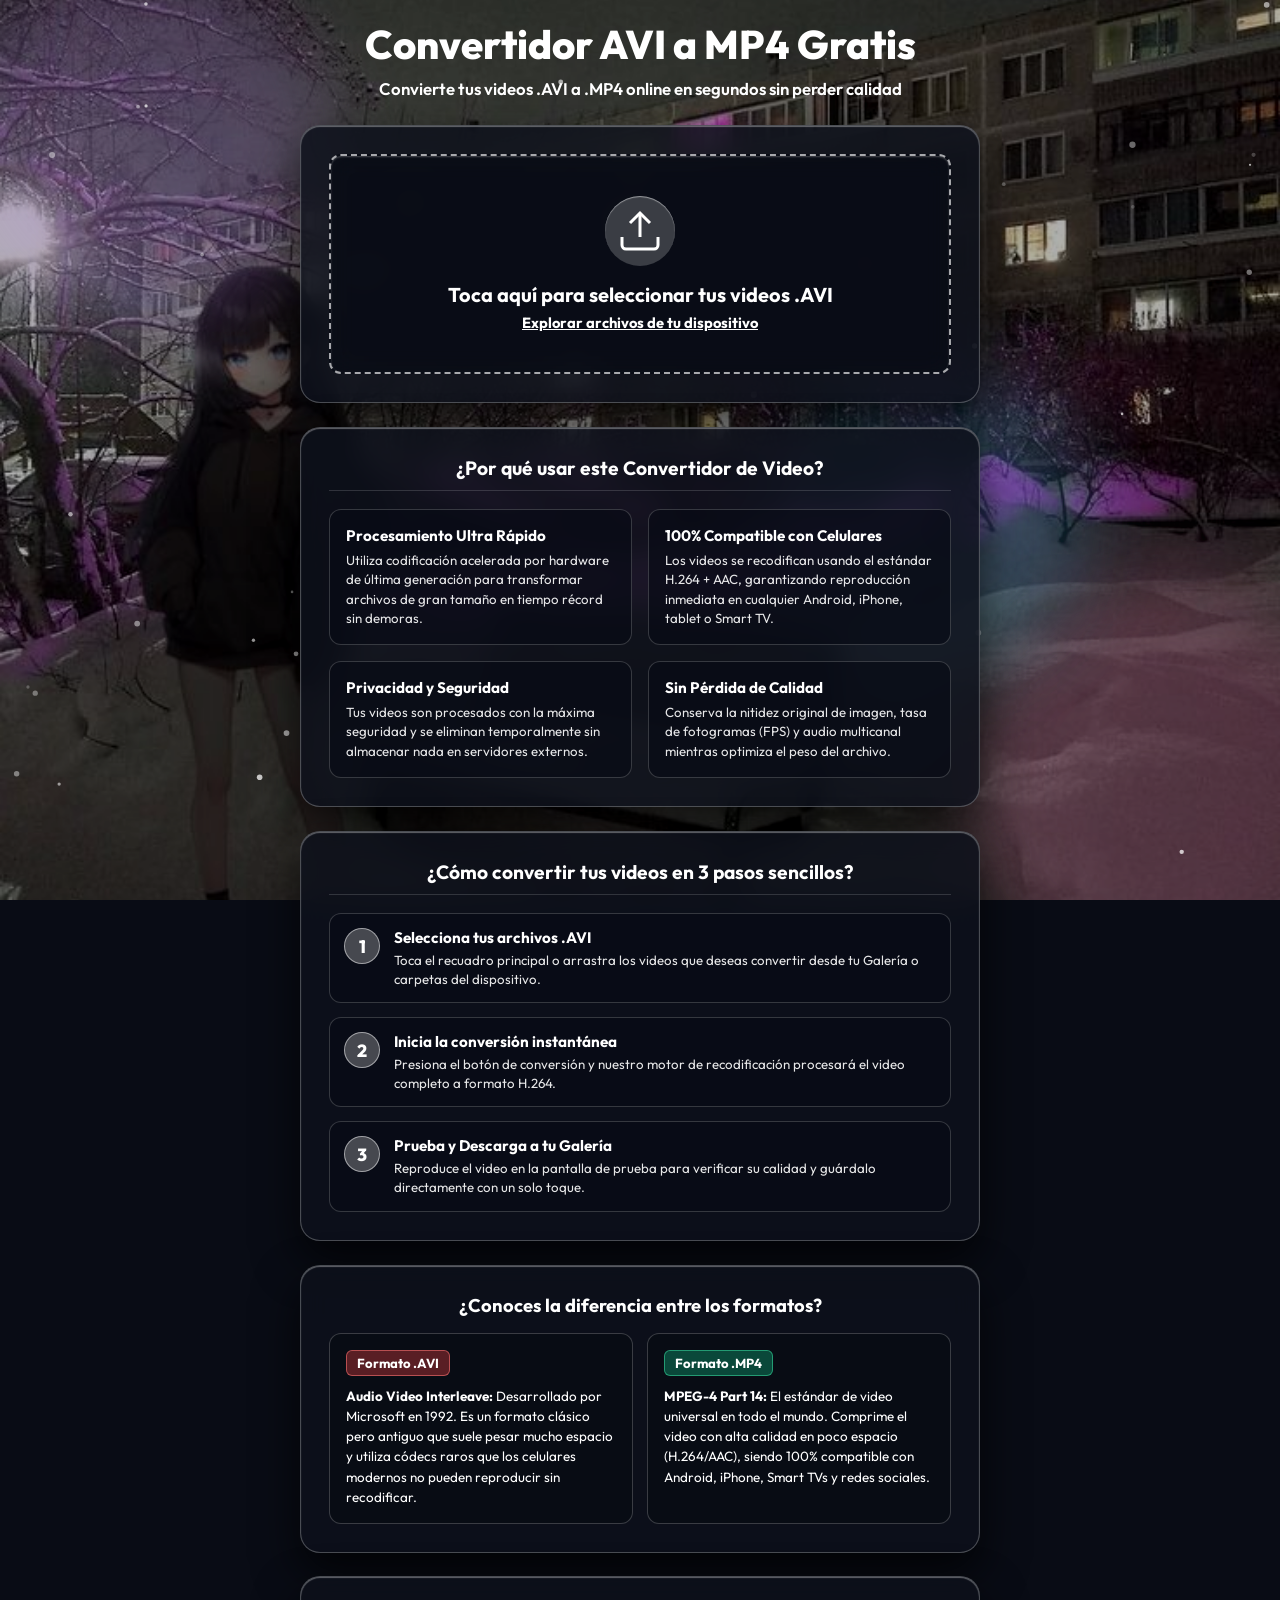
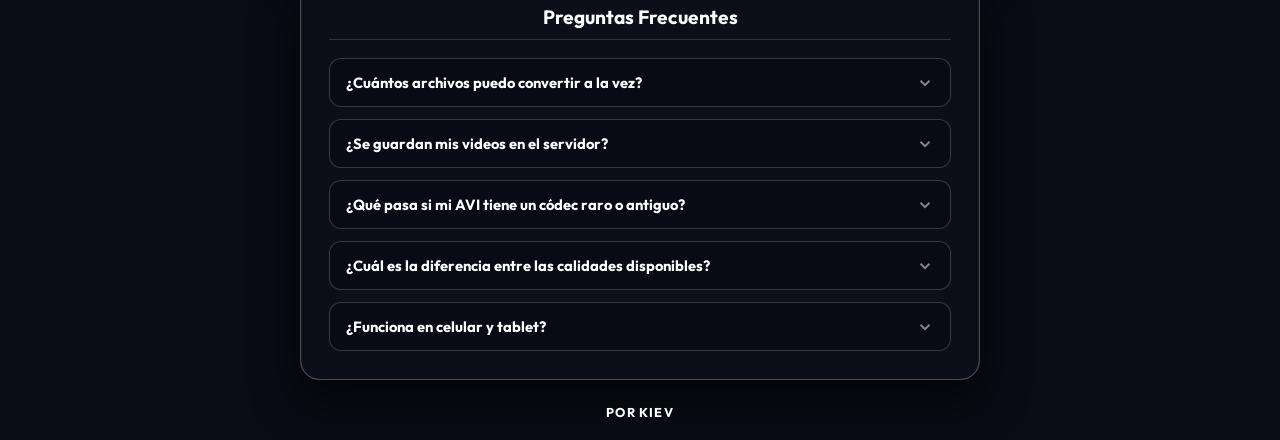
<file: index.html>
<!DOCTYPE html>
<html lang="es">
<head>
    <meta charset="UTF-8">
    <meta name="viewport" content="width=device-width, initial-scale=1.0, maximum-scale=1.0, user-scalable=no">
    
    <!-- Favicon -->
    <link rel="icon" type="image/png" href="favicon.png">
    <link rel="apple-touch-icon" href="favicon.png">
    
    <!-- Primary SEO Meta Tags -->
    <title>Convertidor AVI a MP4 Gratis Online - Convertir Videos Rápido</title>
    <meta name="title" content="Convertidor AVI a MP4 Gratis Online - Convertir Videos Rápido">
    <meta name="description" content="Convierte videos AVI a MP4 gratis online sin perder calidad. Compatible con celulares Android, iPhone y PC. Proceso ultra rápido y 100% seguro.">
    <meta name="keywords" content="convertidor avi a mp4, convertir avi a mp4, avi a mp4 online, convertidor de video avi a mp4 gratis, pasar de avi a mp4, avi to mp4 converter, convertir avi a mp4 para celular, cambiar formato avi a mp4">
    <meta name="robots" content="index, follow, max-snippet:-1, max-image-preview:large, max-video-preview:-1">
    <meta name="language" content="Spanish">
    <meta name="author" content="Por Kiev">
    <meta name="google-site-verification" content="4MCkP744iXAc0v_ZgKXgR6Ib6FkaEMWHjQZT0lNbsk4" />
    <link rel="canonical" href="https://convertidor-kiev.onrender.com/">

    <!-- Open Graph / Facebook / WhatsApp -->
    <meta property="og:type" content="website">
    <meta property="og:url" content="https://convertidor-kiev.onrender.com/">
    <meta property="og:title" content="Convertidor AVI a MP4 Gratis Online - Rápido y para Celular">
    <meta property="og:description" content="Convierte tus videos .AVI a .MP4 en segundos sin perder calidad. Compatible con Android, iPhone, Smart TV y PC. 100% gratis y seguro.">
    <meta property="og:site_name" content="Convertidor AVI a MP4">
    <meta property="og:locale" content="es_ES">

    <!-- Twitter Card -->
    <meta name="twitter:card" content="summary_large_image">
    <meta name="twitter:title" content="Convertidor AVI a MP4 Gratis Online">
    <meta name="twitter:description" content="Transforma videos .AVI a .MP4 (H.264/AAC) instantáneamente desde tu navegador web.">

    <!-- Schema.org JSON-LD Structured Data for Google Rich Snippets -->
    <script type="application/ld+json">
    {
      "@context": "https://schema.org",
      "@type": "WebApplication",
      "name": "Convertidor AVI a MP4",
      "alternateName": "Convertidor de Video AVI a MP4 Online",
      "url": "https://convertidor-kiev.onrender.com/",
      "applicationCategory": "MultimediaApplication",
      "operatingSystem": "All",
      "offers": {
        "@type": "Offer",
        "price": "0",
        "priceCurrency": "USD"
      },
      "description": "Herramienta online gratuita para convertir archivos de video AVI a formato MP4 con códec H.264 y audio AAC optimizado para celulares y navegadores."
    }
    </script>

    <script type="application/ld+json">
    {
      "@context": "https://schema.org",
      "@type": "FAQPage",
      "mainEntity": [
        {
          "@type": "Question",
          "name": "¿Cómo convertir de AVI a MP4 gratis online?",
          "acceptedAnswer": {
            "@type": "Answer",
            "text": "Simplemente selecciona tu archivo .AVI en el sitio web, elige la calidad deseada y presiona Iniciar Conversión. Descarga tu video en formato .MP4 en segundos."
          }
        },
        {
          "@type": "Question",
          "name": "¿Se pueden convertir videos AVI a MP4 desde el celular?",
          "acceptedAnswer": {
            "@type": "Answer",
            "text": "Sí, el sitio es 100% compatible con celulares Android, iPhone y tablets. El video recodificado se guarda directamente en la galería de tu teléfono."
          }
        },
        {
          "@type": "Question",
          "name": "¿Hay pérdida de calidad al pasar de AVI a MP4?",
          "acceptedAnswer": {
            "@type": "Answer",
            "text": "No. El convertidor utiliza codificación H.264 de alta calidad manteniendo la nitidez, resolución y audio original reduciendo el tamaño del archivo."
          }
        }
      ]
    }
    </script>

    <!-- Google Fonts -->
    <link rel="preconnect" href="https://fonts.googleapis.com">
    <link rel="preconnect" href="https://fonts.gstatic.com" crossorigin>
    <link href="https://fonts.googleapis.com/css2?family=Outfit:wght@300;400;500;600;700&display=swap" rel="stylesheet">
    <link rel="stylesheet" href="styles.css?v=2">
</head>
<body class="theme-animesnow" id="appBody">
    <div class="custom-bg-layer active" id="customBgLayer" style="background-image: url('bg-anime-snow.jpg');"></div>
    <canvas id="snowCanvas" class="snow-canvas"></canvas>
    
    <div class="background-decorations" id="bgDecorations">
        <div class="blob blob-1"></div>
        <div class="blob blob-2"></div>
        <div class="blob blob-3"></div>
    </div>

    <main class="container">
        <header class="app-header animated-fade-in">
            <h1>Convertidor <span class="gradient-text glow-text">AVI a MP4 Gratis</span></h1>
            <p class="subtitle">Convierte tus videos .AVI a .MP4 online en segundos sin perder calidad</p>
        </header>

        <!-- Upload Card -->
        <section class="card upload-card animated-card" id="uploadCard">
            <div class="drop-zone" id="dropZone">
                <input type="file" id="fileInput" accept=".avi,video/x-msvideo,video/*" multiple class="file-input">
                <div class="drop-icon-wrapper float-bounce">
                    <svg class="upload-icon" width="48" height="48" viewBox="0 0 24 24" fill="none" stroke="currentColor" stroke-width="1.5">
                        <path d="M21 15v4a2 2 0 0 1-2 2H5a2 2 0 0 1-2-2v-4"></path>
                        <polyline points="17 8 12 3 7 8"></polyline>
                        <line x1="12" y1="3" x2="12" y2="15"></line>
                    </svg>
                </div>
                <h3>Toca aquí para seleccionar tus videos .AVI</h3>
                <p><span class="browse-btn">Explorar archivos de tu dispositivo</span></p>
            </div>
        </section>

        <!-- Batch Files Queue Card -->
        <section class="card batch-card animated-card hidden" id="batchCard">
            <div class="batch-header">
                <div>
                    <h3>Videos seleccionados (<span id="fileCountBadge">0</span>)</h3>
                    <p class="file-size" id="totalSizeText">Tamaño: 0 MB</p>
                </div>
                <button class="btn-secondary-sm" id="clearAllBtn">Borrar Todo</button>
            </div>

            <div class="file-queue-list" id="fileQueueList"></div>

            <div class="batch-actions">
                <button class="btn btn-primary ripple-btn" id="startBatchBtn">
                    <svg width="20" height="20" viewBox="0 0 24 24" fill="none" stroke="currentColor" stroke-width="2">
                        <polygon points="5 3 19 12 5 21 5 3"></polygon>
                    </svg>
                    <span>Convertir a MP4 Ahora</span>
                </button>
            </div>
        </section>

        <!-- Options Card -->
        <section class="card options-card animated-card hidden" id="optionsCard">
            <h3 class="options-heading">
                <svg width="20" height="20" viewBox="0 0 24 24" fill="none" stroke="currentColor" stroke-width="2">
                    <line x1="4" y1="21" x2="4" y2="14"></line><line x1="4" y1="10" x2="4" y2="3"></line>
                    <line x1="12" y1="21" x2="12" y2="12"></line><line x1="12" y1="8" x2="12" y2="3"></line>
                    <line x1="20" y1="21" x2="20" y2="16"></line><line x1="20" y1="12" x2="20" y2="3"></line>
                    <line x1="1" y1="14" x2="7" y2="14"></line><line x1="9" y1="8" x2="15" y2="8"></line>
                    <line x1="17" y1="16" x2="23" y2="16"></line>
                </svg>
                Opciones de Conversión
            </h3>

            <div class="options-group">
                <label class="options-label">Calidad de Salida</label>
                <div class="quality-options">
                    <div class="quality-option">
                        <input type="radio" name="quality" id="q-high" value="high" checked>
                        <label for="q-high">
                            <span class="q-icon"><svg width="18" height="18" viewBox="0 0 24 24" fill="none" stroke="currentColor" stroke-width="2"><path d="M12 2l3.09 6.26L22 9.27l-5 4.87 1.18 6.88L12 17.77l-6.18 3.25L7 14.14 2 9.27l6.91-1.01L12 2z"/></svg></span>
                            <span class="q-name">Alta</span>
                            <span class="q-desc">Sin pérdidas perceptibles</span>
                        </label>
                    </div>
                    <div class="quality-option">
                        <input type="radio" name="quality" id="q-med" value="medium">
                        <label for="q-med">
                            <span class="q-icon"><svg width="18" height="18" viewBox="0 0 24 24" fill="none" stroke="currentColor" stroke-width="2"><polygon points="13 2 3 14 12 14 11 22 21 10 12 10 13 2"/></svg></span>
                            <span class="q-name">Media</span>
                            <span class="q-desc">Balance ideal</span>
                        </label>
                    </div>
                    <div class="quality-option">
                        <input type="radio" name="quality" id="q-low" value="low">
                        <label for="q-low">
                            <span class="q-icon"><svg width="18" height="18" viewBox="0 0 24 24" fill="none" stroke="currentColor" stroke-width="2"><path d="M21 16V8a2 2 0 0 0-1-1.73l-7-4a2 2 0 0 0-2 0l-7 4A2 2 0 0 0 3 8v8a2 2 0 0 0 1 1.73l7 4a2 2 0 0 0 2 0l7-4A2 2 0 0 0 21 16z"/></svg></span>
                            <span class="q-name">Comprimida</span>
                            <span class="q-desc">Máximo ahorro</span>
                        </label>
                    </div>
                </div>
            </div>

            <div class="options-group">
                <label class="options-label">Resolución de Salida</label>
                <select class="resolution-select" id="resolutionSelect">
                    <option value="original">Original (sin cambios)</option>
                    <option value="1080p">1080p Full HD</option>
                    <option value="720p">720p HD</option>
                    <option value="480p">480p SD</option>
                </select>
            </div>

            <div class="options-group">
                <div class="audio-toggle-row">
                    <div>
                        <div class="options-label" style="margin-bottom:2px;">Extraer Solo Audio (MP3)</div>
                        <div class="options-sublabel">Convierte el audio del video a .mp3</div>
                    </div>
                    <label class="toggle-switch">
                        <input type="checkbox" id="audioOnlyCheck">
                        <span class="toggle-slider"></span>
                    </label>
                </div>
            </div>

            <div class="estimation-panel" id="estimationPanel">
                <div class="estimation-title">Estimación de Resultado</div>
                <div class="estimation-grid">
                    <div class="estimation-item">
                        <div class="estimation-value" id="estOutputSize">—</div>
                        <div class="estimation-label">Tamaño estimado</div>
                    </div>
                    <div class="estimation-item">
                        <div class="estimation-value" id="estTime">—</div>
                        <div class="estimation-label">Tiempo aprox.</div>
                    </div>
                    <div class="estimation-item">
                        <div class="estimation-value" id="estRatio">—</div>
                        <div class="estimation-label">Reducción</div>
                    </div>
                </div>
            </div>

            <div class="options-actions">
                <button class="btn btn-secondary" id="optionsBackBtn" style="width:auto;padding:12px 22px;flex-shrink:0;">← Atrás</button>
                <button class="btn btn-primary ripple-btn" id="confirmConvertBtn">
                    <svg width="20" height="20" viewBox="0 0 24 24" fill="none" stroke="currentColor" stroke-width="2">
                        <polygon points="5 3 19 12 5 21 5 3"></polygon>
                    </svg>
                    <span>Iniciar Conversión</span>
                </button>
            </div>
        </section>

        <!-- Progress Card -->
        <section class="card progress-card animated-card hidden" id="progressCard">
            <div class="conversion-status">
                <div class="spinner-wrapper">
                    <div class="spinner"></div>
                </div>
                <h3 id="statusTitle">Procesando video...</h3>
                <p id="statusSubtitle">Convertidos <span id="completedCount">0</span> de <span id="totalQueueCount">0</span></p>
                <div class="stage-indicator">
                    <span class="stage-pill active" data-stage="upload">Subiendo</span>
                    <span class="stage-pill" data-stage="process">Procesando</span>
                    <span class="stage-pill" data-stage="done">Listo</span>
                </div>
            </div>

            <div class="progress-bar-container">
                <div class="progress-bar shimmer-effect" id="progressBar"></div>
            </div>
            <div class="progress-labels">
                <span id="progressPercent">0%</span>
                <span id="currentFileName">Procesando...</span>
            </div>
            <div class="speed-indicator-wrapper">
                <span class="speed-indicator" id="speedIndicator">Conectando...</span>
            </div>
        </section>

        <!-- Result Card -->
        <section class="card result-card animated-card hidden" id="resultCard">
            <div class="result-icon-wrapper scale-pop" id="resultIconWrapper">
                <div class="success-icon-wrapper">
                    <svg width="48" height="48" viewBox="0 0 24 24" fill="none" stroke="currentColor" stroke-width="2">
                        <path d="M22 11.08V12a10 10 0 1 1-5.93-9.14"></path>
                        <polyline points="22 4 12 14.01 9 11.01"></polyline>
                    </svg>
                </div>
            </div>
            <h2 id="resultTitle">¡Videos Convertidos a MP4!</h2>
            <p id="resultSubtitle">Descarga tus videos directamente a la Galería de tu celular.</p>

            <div class="result-actions" id="downloadListContainer"></div>

            <div class="result-footer-btn-wrapper">
                <button class="btn btn-secondary" id="convertMoreBtn">Convertir Otros Videos</button>
            </div>
        </section>

        <!-- SECCIÓN DE VENTAJAS Y FLORO TÉCNICO -->
        <section class="card feature-section animated-card" style="margin-top: 24px;">
            <h3 class="section-heading">¿Por qué usar este Convertidor de Video?</h3>
            <div class="feature-grid">
                <div class="feature-item">
                    <h4>Procesamiento Ultra Rápido</h4>
                    <p>Utiliza codificación acelerada por hardware de última generación para transformar archivos de gran tamaño en tiempo récord sin demoras.</p>
                </div>
                <div class="feature-item">
                    <h4>100% Compatible con Celulares</h4>
                    <p>Los videos se recodifican usando el estándar H.264 + AAC, garantizando reproducción inmediata en cualquier Android, iPhone, tablet o Smart TV.</p>
                </div>
                <div class="feature-item">
                    <h4>Privacidad y Seguridad</h4>
                    <p>Tus videos son procesados con la máxima seguridad y se eliminan temporalmente sin almacenar nada en servidores externos.</p>
                </div>
                <div class="feature-item">
                    <h4>Sin Pérdida de Calidad</h4>
                    <p>Conserva la nitidez original de imagen, tasa de fotogramas (FPS) y audio multicanal mientras optimiza el peso del archivo.</p>
                </div>
            </div>
        </section>

        <!-- GUÍA PASO A PASO -->
        <section class="card steps-section animated-card" style="margin-top: 24px;">
            <h3 class="section-heading">¿Cómo convertir tus videos en 3 pasos sencillos?</h3>
            <div class="steps-list">
                <div class="step-card">
                    <div class="step-number">1</div>
                    <div class="step-text">
                        <h4>Selecciona tus archivos .AVI</h4>
                        <p>Toca el recuadro principal o arrastra los videos que deseas convertir desde tu Galería o carpetas del dispositivo.</p>
                    </div>
                </div>
                <div class="step-card">
                    <div class="step-number">2</div>
                    <div class="step-text">
                        <h4>Inicia la conversión instantánea</h4>
                        <p>Presiona el botón de conversión y nuestro motor de recodificación procesará el video completo a formato H.264.</p>
                    </div>
                </div>
                <div class="step-card">
                    <div class="step-number">3</div>
                    <div class="step-text">
                        <h4>Prueba y Descarga a tu Galería</h4>
                        <p>Reproduce el video en la pantalla de prueba para verificar su calidad y guárdalo directamente con un solo toque.</p>
                    </div>
                </div>
            </div>
        </section>

        <!-- SECCIÓN DE INFORMACIÓN SOBRE FORMATOS AVI Y MP4 -->
        <section class="card info-card animated-card" style="margin-top: 24px;">
            <h3 class="info-title">¿Conoces la diferencia entre los formatos?</h3>
            
            <div class="format-info-grid">
                <div class="format-info-box">
                    <div class="format-header-badge avi-badge">Formato .AVI</div>
                    <p><strong>Audio Video Interleave:</strong> Desarrollado por Microsoft en 1992. Es un formato clásico pero antiguo que suele pesar mucho espacio y utiliza códecs raros que los celulares modernos no pueden reproducir sin recodificar.</p>
                </div>

                <div class="format-info-box">
                    <div class="format-header-badge mp4-badge">Formato .MP4</div>
                    <p><strong>MPEG-4 Part 14:</strong> El estándar de video universal en todo el mundo. Comprime el video con alta calidad en poco espacio (H.264/AAC), siendo 100% compatible con Android, iPhone, Smart TVs y redes sociales.</p>
                </div>
            </div>
        </section>

        <!-- FAQ Section -->
        <section class="card faq-section animated-card" style="margin-top:24px;">
            <h3 class="section-heading">Preguntas Frecuentes</h3>
            <div class="faq-list">

                <div class="faq-item">
                    <div class="faq-question">
                        <h4>¿Cuántos archivos puedo convertir a la vez?</h4>
                        <svg class="faq-chevron" width="18" height="18" viewBox="0 0 24 24" fill="none" stroke="currentColor" stroke-width="2.5"><polyline points="6 9 12 15 18 9"></polyline></svg>
                    </div>
                    <div class="faq-answer"><p>Puedes agregar todos los archivos .AVI que quieras. La conversión se procesa en secuencia, uno por uno, para garantizar la máxima calidad en cada archivo sin saturar el servidor.</p></div>
                </div>

                <div class="faq-item">
                    <div class="faq-question">
                        <h4>¿Se guardan mis videos en el servidor?</h4>
                        <svg class="faq-chevron" width="18" height="18" viewBox="0 0 24 24" fill="none" stroke="currentColor" stroke-width="2.5"><polyline points="6 9 12 15 18 9"></polyline></svg>
                    </div>
                    <div class="faq-answer"><p>No. Los videos se procesan temporalmente durante la conversión y se eliminan automáticamente del servidor en cuanto descargas el resultado. Nunca se almacenan de forma permanente.</p></div>
                </div>

                <div class="faq-item">
                    <div class="faq-question">
                        <h4>¿Qué pasa si mi AVI tiene un códec raro o antiguo?</h4>
                        <svg class="faq-chevron" width="18" height="18" viewBox="0 0 24 24" fill="none" stroke="currentColor" stroke-width="2.5"><polyline points="6 9 12 15 18 9"></polyline></svg>
                    </div>
                    <div class="faq-answer"><p>Nuestro motor FFmpeg soporta prácticamente todos los códecs AVI existentes: DivX, Xvid, MPEG-4, Indeo, Cinepak y más. Si el archivo es un .AVI válido, lo convertimos sin problemas.</p></div>
                </div>

                <div class="faq-item">
                    <div class="faq-question">
                        <h4>¿Cuál es la diferencia entre las calidades disponibles?</h4>
                        <svg class="faq-chevron" width="18" height="18" viewBox="0 0 24 24" fill="none" stroke="currentColor" stroke-width="2.5"><polyline points="6 9 12 15 18 9"></polyline></svg>
                    </div>
                    <div class="faq-answer"><p><strong>Alta:</strong> Máxima fidelidad visual, ideal para archivar. <strong>Media:</strong> Balance perfecto entre calidad y tamaño — lo más recomendado. <strong>Comprimida:</strong> Archivos muy pequeños, ideal para redes sociales.</p></div>
                </div>

                <div class="faq-item">
                    <div class="faq-question">
                        <h4>¿Funciona en celular y tablet?</h4>
                        <svg class="faq-chevron" width="18" height="18" viewBox="0 0 24 24" fill="none" stroke="currentColor" stroke-width="2.5"><polyline points="6 9 12 15 18 9"></polyline></svg>
                    </div>
                    <div class="faq-answer"><p>Sí, la interfaz está completamente optimizada para móviles. Puedes seleccionar videos desde tu galería y descargar el MP4 resultante con un solo toque.</p></div>
                </div>

            </div>
        </section>

        <!-- History Section -->
        <section class="card history-section animated-card hidden" id="historySection" style="margin-top:24px;">
            <div class="history-header">
                <h3 class="section-heading" style="margin-bottom:0;border-bottom:none;padding-bottom:0;">Historial de Conversiones</h3>
                <button class="btn-secondary-sm" id="clearHistoryBtn">Borrar Todo</button>
            </div>
            <div class="history-list" id="historyList"></div>
        </section>

        <footer class="app-footer animated-fade-in">
            <div class="author-credits">Por Kiev</div>
        </footer>
    </main>

    <script src="app.js?v=2"></script>

    <!-- Toast Container -->
    <div class="toast-container" id="toastContainer"></div>
</body>
</html>
</file>
<file: styles.css>
:root {
    --bg-dark: #090c15;
    --bg-card: rgba(13, 17, 28, 0.85);
    --border-color: rgba(255, 255, 255, 0.25);
    --primary: #ffffff;
    --primary-hover: #ffffff;
    --primary-glow: rgba(255, 255, 255, 0.35);
    --secondary: #ffffff;
    --success: #10b981;
    --success-hover: #059669;
    --text-main: #ffffff;
    --text-muted: #ffffff;
    --radius-lg: 20px;
    --radius-md: 12px;
    --font-main: 'Outfit', -apple-system, BlinkMacSystemFont, sans-serif;
}

* {
    margin: 0;
    padding: 0;
    box-sizing: border-box;
    font-family: var(--font-main);
}

body {
    background-color: var(--bg-dark);
    color: #ffffff !important;
    min-height: 100vh;
    display: flex;
    justify-content: center;
    align-items: center;
    position: relative;
    overflow-x: hidden;
    padding: 20px;
    transition: background-color 0.4s ease;
}

/* Real-Time Particle & Sparkle Canvas */
.snow-canvas {
    position: fixed;
    top: 0;
    left: 0;
    width: 100vw;
    height: 100vh;
    z-index: -1;
    pointer-events: none;
}

/* Custom Background Image Layer */
.custom-bg-layer {
    position: fixed;
    top: 0;
    left: 0;
    width: 100vw;
    height: 100vh;
    z-index: -2;
    background-size: cover;
    background-position: center;
    background-repeat: no-repeat;
    opacity: 0;
    transition: opacity 0.6s cubic-bezier(0.16, 1, 0.3, 1);
    filter: brightness(0.68) contrast(1.05);
}

.custom-bg-layer.active {
    opacity: 1;
}

/* Background Animated Blobs */
.background-decorations {
    position: fixed;
    top: 0;
    left: 0;
    width: 100vw;
    height: 100vh;
    z-index: -2;
    overflow: hidden;
    pointer-events: none;
}

.blob {
    position: absolute;
    border-radius: 50%;
    filter: blur(40px);
    opacity: 0.22;
    transform: translateZ(0);
    will-change: transform;
    animation: blobFloat 14s infinite alternate ease-in-out;
}

.blob-1 { width: 380px; height: 380px; top: -50px; left: -50px; background: #c084fc; }
.blob-2 { width: 420px; height: 420px; bottom: -100px; right: -100px; background: #f472b6; animation-delay: 2s; }
.blob-3 { width: 320px; height: 320px; top: 40%; left: 60%; background: #38bdf8; animation-delay: 4s; }

@keyframes blobFloat {
    0% { transform: translate3d(0, 0, 0) scale(1); }
    50% { transform: translate3d(20px, -15px, 0) scale(1.04); }
    100% { transform: translate3d(-15px, 20px, 0) scale(0.96); }
}

/* Layout & Header */
.container {
    width: 100%;
    max-width: 680px;
    margin: 0 auto;
}

.app-header {
    text-align: center;
    margin-bottom: 24px;
}

.app-header h1 {
    font-size: 2.5rem;
    font-weight: 800;
    line-height: 1.2;
    margin-bottom: 8px;
    color: #ffffff !important;
    text-shadow: none !important;
    filter: none !important;
}

/* PURE WHITE TEXT OVERRIDES */
.gradient-text {
    color: #ffffff !important;
    background: none !important;
    -webkit-background-clip: initial !important;
    -webkit-text-fill-color: #ffffff !important;
    filter: none !important;
    text-shadow: none !important;
}

.glow-text {
    animation: none !important;
    filter: none !important;
    text-shadow: none !important;
}

.subtitle {
    color: #ffffff !important;
    font-size: 1.05rem;
    font-weight: 600;
    line-height: 1.5;
    text-shadow: none !important;
    filter: none !important;
    margin-bottom: 14px;
}

/* 3D Acrylic Cards */
.card {
    background: var(--bg-card);
    backdrop-filter: blur(14px);
    -webkit-backdrop-filter: blur(14px);
    border: 1px solid var(--border-color);
    border-radius: var(--radius-lg);
    padding: 28px;
    box-shadow: inset 0 1px 1px rgba(255, 255, 255, 0.35), 0 20px 45px rgba(0, 0, 0, 0.7);
    transition: transform 0.15s cubic-bezier(0.16, 1, 0.3, 1), box-shadow 0.3s ease;
    transform: translateZ(0);
    will-change: transform;
}

.animated-card {
    animation: slideUpFade 0.6s cubic-bezier(0.16, 1, 0.3, 1) forwards;
}

@keyframes slideUpFade {
    0% { opacity: 0; transform: translateY(30px) scale(0.96); }
    100% { opacity: 1; transform: translateY(0) scale(1); }
}

.hidden { display: none !important; }

/* Drop Zone */
.drop-zone {
    border: 2px dashed rgba(255, 255, 255, 0.65);
    border-radius: var(--radius-md);
    padding: 40px 20px;
    text-align: center;
    background: rgba(9, 12, 21, 0.65);
    backdrop-filter: blur(12px);
    cursor: pointer;
    position: relative;
    overflow: hidden;
    transition: all 0.3s cubic-bezier(0.16, 1, 0.3, 1);
    box-shadow: inset 0 1px 2px rgba(255, 255, 255, 0.25);
}

.drop-zone:hover, .drop-zone.dragover {
    border-color: #ffffff;
    background: rgba(255, 255, 255, 0.15);
    transform: translateY(-2px);
}

.file-input {
    position: absolute;
    top: 0;
    left: 0;
    width: 100%;
    height: 100%;
    opacity: 0;
    cursor: pointer;
    z-index: 20;
    pointer-events: auto;
}

.float-bounce { animation: floatBounce 3s infinite ease-in-out; }

@keyframes floatBounce {
    0%, 100% { transform: translateY(0); }
    50% { transform: translateY(-8px); }
}

.drop-icon-wrapper {
    width: 70px; height: 70px;
    background: rgba(255, 255, 255, 0.2);
    border-radius: 50%;
    display: flex; align-items: center; justify-content: center;
    margin: 0 auto 16px;
    color: #ffffff;
    box-shadow: inset 0 1px 1px rgba(255, 255, 255, 0.5);
    transition: transform 0.3s ease;
    pointer-events: none;
}

.drop-zone:hover .drop-icon-wrapper { transform: scale(1.15) rotate(5deg); }
.drop-zone h3 { font-size: 1.25rem; font-weight: 700; color: #ffffff !important; margin-bottom: 6px; pointer-events: none; text-shadow: none !important; }
.drop-zone p { color: #ffffff !important; font-size: 0.92rem; margin-bottom: 0px; pointer-events: none; text-shadow: none !important; }
.browse-btn { color: #ffffff !important; font-weight: 700; text-decoration: underline; pointer-events: none; }

/* 🌟 SECCIÓN DE FLORO Y VENTAJAS TÉCNICAS 🌟 */
.section-heading {
    font-size: 1.2rem;
    font-weight: 700;
    color: #ffffff !important;
    margin-bottom: 18px;
    text-align: center;
    border-bottom: 1px solid rgba(255, 255, 255, 0.15);
    padding-bottom: 10px;
}

.feature-grid {
    display: grid;
    grid-template-columns: repeat(2, 1fr);
    gap: 16px;
}

@media (max-width: 580px) {
    .feature-grid { grid-template-columns: 1fr; }
}

.feature-item {
    background: rgba(9, 12, 21, 0.65);
    border: 1px solid rgba(255, 255, 255, 0.18);
    border-radius: var(--radius-md);
    padding: 16px;
    transition: transform 0.25s ease;
}

.feature-item:hover {
    border-color: rgba(255, 255, 255, 0.5);
    transform: translateY(-2px);
}

.feature-icon {
    font-size: 1.8rem;
    margin-bottom: 8px;
}

.feature-item h4 {
    font-size: 0.95rem;
    font-weight: 700;
    color: #ffffff !important;
    margin-bottom: 6px;
}

.feature-item p {
    font-size: 0.83rem;
    color: #ffffff !important;
    line-height: 1.45;
    opacity: 0.9;
}

/* 📖 SECCIÓN GUÍA PASO A PASO 📖 */
.steps-list {
    display: flex;
    flex-direction: column;
    gap: 14px;
}

.step-card {
    display: flex;
    align-items: flex-start;
    gap: 14px;
    background: rgba(9, 12, 21, 0.65);
    border: 1px solid rgba(255, 255, 255, 0.18);
    border-radius: var(--radius-md);
    padding: 14px;
}

.step-number {
    width: 36px;
    height: 36px;
    background: rgba(255, 255, 255, 0.25);
    border: 1px solid rgba(255, 255, 255, 0.5);
    color: #ffffff !important;
    font-weight: 800;
    font-size: 1.1rem;
    border-radius: 50%;
    display: flex;
    align-items: center;
    justify-content: center;
    flex-shrink: 0;
}

.step-text h4 {
    font-size: 0.95rem;
    font-weight: 700;
    color: #ffffff !important;
    margin-bottom: 4px;
}

.step-text p {
    font-size: 0.83rem;
    color: #ffffff !important;
    line-height: 1.4;
    opacity: 0.9;
}

/* ❓ SECCIÓN FAQ ❓ */
.faq-list {
    display: flex;
    flex-direction: column;
    gap: 12px;
}

.faq-item {
    background: rgba(9, 12, 21, 0.65);
    border: 1px solid rgba(255, 255, 255, 0.18);
    border-radius: var(--radius-md);
    padding: 14px 16px;
}

.faq-item h4 {
    font-size: 0.92rem;
    font-weight: 700;
    color: #ffffff !important;
    margin-bottom: 6px;
}

.faq-item p {
    font-size: 0.83rem;
    color: #ffffff !important;
    line-height: 1.45;
    opacity: 0.9;
}

/* Queue Items & Buttons */
.batch-header { display: flex; justify-content: space-between; align-items: center; margin-bottom: 16px; }

.btn-secondary-sm {
    background: rgba(255, 255, 255, 0.12);
    border: 1px solid rgba(255, 255, 255, 0.25);
    color: #ffffff !important;
    padding: 6px 12px; border-radius: 8px; font-size: 0.82rem; cursor: pointer;
    transition: all 0.2s;
}

.btn-secondary-sm:hover { background: rgba(239, 68, 68, 0.35); color: white; }

.file-queue-list {
    max-height: 250px; overflow-y: auto; display: flex; flex-direction: column; gap: 10px; margin-bottom: 20px;
}

.queue-item {
    display: flex; align-items: center; justify-content: space-between;
    background: rgba(9, 12, 21, 0.85);
    backdrop-filter: blur(12px);
    border: 1px solid var(--border-color);
    padding: 12px 16px; border-radius: var(--radius-md);
    transition: all 0.25s cubic-bezier(0.16, 1, 0.3, 1);
}

.spring-item {
    animation: springIn 0.5s cubic-bezier(0.34, 1.56, 0.64, 1) forwards;
}

@keyframes springIn {
    0% { opacity: 0; transform: translateY(20px) scale(0.9); }
    100% { opacity: 1; transform: translateY(0) scale(1); }
}

.queue-item:hover {
    border-color: rgba(255, 255, 255, 0.6);
    transform: translateX(6px) scale(1.01);
}

.item-info { display: flex; align-items: center; gap: 12px; }
.item-icon { color: #ffffff; }
.item-title { font-size: 0.92rem; font-weight: 600; color: #ffffff !important; }
.item-size { font-size: 0.78rem; color: #ffffff !important; opacity: 0.85; }

.status-badge { font-size: 0.78rem; padding: 4px 10px; border-radius: 50px; font-weight: 600; }
.badge-pending { background: rgba(255, 255, 255, 0.2); color: #ffffff !important; }
.btn-remove-item { background: none; border: none; color: #ffffff; cursor: pointer; }

/* 🌟 ACRYLIC FROSTED GLASS BUTTON SYSTEM 🌟 */
.btn {
    display: inline-flex;
    align-items: center;
    justify-content: center;
    gap: 10px;
    width: 100%;
    padding: 15px 26px;
    font-size: 1rem;
    font-weight: 700;
    border-radius: var(--radius-md);
    cursor: pointer;
    text-decoration: none;
    backdrop-filter: blur(16px);
    -webkit-backdrop-filter: blur(16px);
    transition: all 0.3s cubic-bezier(0.16, 1, 0.3, 1);
    position: relative;
    overflow: hidden;
}

.btn::before {
    content: '';
    position: absolute;
    top: 0; left: 0; right: 0; height: 48%;
    background: linear-gradient(180deg, rgba(255, 255, 255, 0.35) 0%, rgba(255, 255, 255, 0.08) 100%);
    border-radius: var(--radius-md) var(--radius-md) 0 0;
    pointer-events: none;
}

.btn:active {
    transform: scale(0.95) !important;
}

.btn-primary {
    background: rgba(255, 255, 255, 0.22);
    border: 1px solid rgba(255, 255, 255, 0.6);
    color: #ffffff !important;
    box-shadow: inset 0 1px 1px rgba(255, 255, 255, 0.7), 0 8px 24px rgba(0, 0, 0, 0.4);
    text-shadow: none !important;
}

.btn-primary:hover {
    background: rgba(255, 255, 255, 0.38);
    border-color: #ffffff;
    transform: translateY(-2px) scale(1.02);
    box-shadow: inset 0 1px 2px rgba(255, 255, 255, 0.9), 0 14px 32px rgba(0, 0, 0, 0.6);
}

.btn-success {
    background: rgba(16, 185, 129, 0.48);
    border: 1px solid rgba(167, 243, 208, 0.65);
    color: #ffffff !important;
    box-shadow: inset 0 1px 1px rgba(255, 255, 255, 0.7), 0 8px 24px rgba(16, 185, 129, 0.5);
    text-shadow: none !important;
}

.btn-success:hover {
    background: rgba(16, 185, 129, 0.68);
    border-color: rgba(255, 255, 255, 0.95);
    transform: translateY(-2px) scale(1.02);
    box-shadow: inset 0 1px 2px rgba(255, 255, 255, 0.9), 0 14px 32px rgba(16, 185, 129, 0.7);
}

.btn-secondary {
    background: rgba(255, 255, 255, 0.15);
    border: 1px solid rgba(255, 255, 255, 0.35);
    color: #ffffff !important;
    box-shadow: inset 0 1px 1px rgba(255, 255, 255, 0.4), 0 8px 20px rgba(0, 0, 0, 0.4);
}

.btn-secondary:hover {
    background: rgba(255, 255, 255, 0.28);
    border-color: rgba(255, 255, 255, 0.6);
    transform: translateY(-2px);
}

/* Progress Effect */
.conversion-status { text-align: center; margin-bottom: 20px; }

.spinner {
    width: 48px; height: 48px;
    border: 4px solid rgba(255, 255, 255, 0.2);
    border-top: 4px solid #ffffff;
    border-radius: 50%;
    margin: 0 auto 14px;
    animation: spin 1s linear infinite;
}

@keyframes spin {
    0% { transform: rotate(0deg); }
    100% { transform: rotate(360deg); }
}

.progress-bar-container {
    width: 100%; height: 12px;
    background: rgba(9, 12, 21, 0.85);
    border-radius: 50px;
    overflow: hidden;
    margin-bottom: 10px;
    box-shadow: inset 0 1px 2px rgba(0,0,0,0.6);
}

.progress-bar {
    height: 100%; width: 0%;
    background: linear-gradient(90deg, #ffffff, #c084fc);
    border-radius: 50px;
    transition: width 0.35s cubic-bezier(0.16, 1, 0.3, 1);
    position: relative;
    overflow: hidden;
}

.shimmer-effect::after {
    content: '';
    position: absolute; top: 0; left: -100%; width: 100%; height: 100%;
    background: linear-gradient(90deg, transparent, rgba(255,255,255,0.5), transparent);
    animation: shimmerMove 1.5s infinite;
}

@keyframes shimmerMove {
    0% { left: -100%; }
    100% { left: 100%; }
}

.progress-labels { display: flex; justify-content: space-between; font-size: 0.85rem; color: #ffffff !important; font-weight: 500; }

/* Result Card */
.result-card { text-align: center; }

.scale-pop { animation: scalePop 0.5s cubic-bezier(0.175, 0.885, 0.32, 1.275) forwards; }

@keyframes scalePop {
    0% { transform: scale(0); opacity: 0; }
    100% { transform: scale(1); opacity: 1; }
}

.success-icon-wrapper {
    width: 70px; height: 70px;
    background: rgba(16, 185, 129, 0.3);
    color: #34d399;
    border: 1px solid rgba(167, 243, 208, 0.5);
    border-radius: 50%;
    display: flex; align-items: center; justify-content: center;
    margin: 0 auto 16px;
    box-shadow: inset 0 1px 1px rgba(255, 255, 255, 0.5), 0 8px 20px rgba(16, 185, 129, 0.4);
}

/* 📚 EDUCATIONAL FORMAT INFO SECTION 📚 */
.info-title {
    font-size: 1.15rem;
    font-weight: 700;
    margin-bottom: 16px;
    text-align: center;
    color: #ffffff !important;
    text-shadow: none !important;
}

.format-info-grid {
    display: grid;
    grid-template-columns: repeat(2, 1fr);
    gap: 14px;
}

@media (max-width: 580px) {
    .format-info-grid {
        grid-template-columns: 1fr;
    }
}

.format-info-box {
    background: rgba(9, 12, 21, 0.75);
    border: 1px solid rgba(255, 255, 255, 0.2);
    border-radius: var(--radius-md);
    padding: 16px;
    transition: transform 0.25s ease, border-color 0.25s ease;
}

.format-info-box:hover {
    border-color: rgba(255, 255, 255, 0.6);
    transform: translateY(-2px);
}

.format-header-badge {
    display: inline-block;
    padding: 4px 10px;
    border-radius: 6px;
    font-size: 0.82rem;
    font-weight: 700;
    margin-bottom: 10px;
}

.avi-badge {
    background: rgba(239, 68, 68, 0.35);
    color: #ffffff !important;
    border: 1px solid rgba(248, 113, 113, 0.6);
}

.mp4-badge {
    background: rgba(16, 185, 129, 0.35);
    color: #ffffff !important;
    border: 1px solid rgba(52, 211, 153, 0.6);
}

.format-info-box p {
    font-size: 0.84rem;
    color: #ffffff !important;
    line-height: 1.5;
    text-shadow: none !important;
}

.app-footer { text-align: center; margin-top: 24px; }

.author-credits {
    font-size: 0.8rem;
    color: #ffffff !important;
    font-weight: 700;
    letter-spacing: 1.2px;
    margin-top: 8px;
    text-transform: uppercase;
    text-shadow: none !important;
}

/* ═══════════════════════════════════════════════
   ⚙️  OPTIONS CARD
═══════════════════════════════════════════════ */
.options-heading {
    font-size: 1.1rem;
    font-weight: 700;
    color: #ffffff !important;
    margin-bottom: 22px;
    display: flex;
    align-items: center;
    gap: 10px;
}

.options-group { margin-bottom: 20px; }

.options-label {
    display: block;
    font-size: 0.78rem;
    font-weight: 700;
    color: #ffffff !important;
    margin-bottom: 10px;
    opacity: 0.75;
    text-transform: uppercase;
    letter-spacing: 0.8px;
}

.options-sublabel {
    font-size: 0.78rem;
    color: rgba(255,255,255,0.55) !important;
    margin-top: 2px;
}

/* Quality Radio Cards */
.quality-options {
    display: grid;
    grid-template-columns: repeat(3, 1fr);
    gap: 10px;
}

.quality-option input[type="radio"] { display: none; }

.quality-option label {
    display: flex;
    flex-direction: column;
    align-items: center;
    gap: 5px;
    padding: 14px 8px;
    background: rgba(9, 12, 21, 0.65);
    border: 1px solid rgba(255, 255, 255, 0.18);
    border-radius: 12px;
    cursor: pointer;
    transition: all 0.25s cubic-bezier(0.16, 1, 0.3, 1);
    text-align: center;
}

.quality-option label:hover {
    border-color: rgba(255, 255, 255, 0.45);
    background: rgba(255, 255, 255, 0.07);
    transform: translateY(-2px);
}

.quality-option input:checked + label {
    background: rgba(192, 132, 252, 0.22);
    border-color: #c084fc;
    box-shadow: 0 0 22px rgba(192, 132, 252, 0.3), inset 0 1px 1px rgba(255, 255, 255, 0.25);
    transform: translateY(-2px);
}

.q-icon {
    width: 28px;
    height: 28px;
    display: flex;
    align-items: center;
    justify-content: center;
    color: rgba(255,255,255,0.65);
}
.q-name { font-size: 0.88rem; font-weight: 700; color: #ffffff !important; }
.q-desc { font-size: 0.7rem; color: rgba(255,255,255,0.65) !important; line-height: 1.3; }

/* Resolution Dropdown */
.resolution-select {
    width: 100%;
    padding: 12px 16px;
    background: rgba(9, 12, 21, 0.75);
    border: 1px solid rgba(255, 255, 255, 0.22);
    border-radius: 10px;
    color: #ffffff;
    font-family: var(--font-main);
    font-size: 0.9rem;
    font-weight: 500;
    cursor: pointer;
    appearance: none;
    -webkit-appearance: none;
    background-image: url("data:image/svg+xml,%3Csvg xmlns='http://www.w3.org/2000/svg' width='16' height='16' fill='white' viewBox='0 0 24 24'%3E%3Cpath d='M7 10l5 5 5-5z'/%3E%3C/svg%3E");
    background-repeat: no-repeat;
    background-position: right 12px center;
    transition: border-color 0.25s ease, box-shadow 0.25s ease;
}
.resolution-select:focus {
    outline: none;
    border-color: #c084fc;
    box-shadow: 0 0 0 2px rgba(192, 132, 252, 0.2);
}
.resolution-select option { background: #090c15; color: #ffffff; }

/* Audio-only Toggle */
.audio-toggle-row {
    display: flex;
    align-items: center;
    justify-content: space-between;
    padding: 14px 16px;
    background: rgba(9, 12, 21, 0.65);
    border: 1px solid rgba(255, 255, 255, 0.18);
    border-radius: 10px;
    transition: border-color 0.25s ease;
}
.audio-toggle-row:hover { border-color: rgba(255,255,255,0.35); }

.toggle-switch {
    position: relative;
    width: 50px;
    height: 28px;
    cursor: pointer;
    flex-shrink: 0;
}
.toggle-switch input { opacity: 0; width: 0; height: 0; }
.toggle-slider {
    position: absolute;
    inset: 0;
    background: rgba(255, 255, 255, 0.18);
    border: 1px solid rgba(255, 255, 255, 0.28);
    border-radius: 50px;
    transition: all 0.3s cubic-bezier(0.16, 1, 0.3, 1);
}
.toggle-slider::before {
    content: '';
    position: absolute;
    width: 20px; height: 20px;
    left: 3px; top: 3px;
    background: #ffffff;
    border-radius: 50%;
    transition: transform 0.3s cubic-bezier(0.34, 1.56, 0.64, 1);
    box-shadow: 0 2px 6px rgba(0,0,0,0.4);
}
.toggle-switch input:checked + .toggle-slider {
    background: rgba(192, 132, 252, 0.5);
    border-color: #c084fc;
    box-shadow: 0 0 14px rgba(192, 132, 252, 0.4);
}
.toggle-switch input:checked + .toggle-slider::before { transform: translateX(22px); }

/* Estimation Panel */
.estimation-panel {
    background: rgba(9, 12, 21, 0.6);
    border: 1px solid rgba(255, 255, 255, 0.14);
    border-radius: 12px;
    padding: 16px;
    margin-bottom: 22px;
}
.estimation-title {
    font-size: 0.78rem;
    font-weight: 700;
    color: rgba(255,255,255,0.7) !important;
    margin-bottom: 12px;
    text-align: center;
    text-transform: uppercase;
    letter-spacing: 0.8px;
}
.estimation-grid {
    display: grid;
    grid-template-columns: repeat(3, 1fr);
    gap: 10px;
}
.estimation-item {
    text-align: center;
    padding: 10px 6px;
    background: rgba(255, 255, 255, 0.05);
    border-radius: 8px;
    border: 1px solid rgba(255, 255, 255, 0.1);
}
.estimation-value {
    font-size: 1.2rem;
    font-weight: 800;
    color: #c084fc !important;
    margin-bottom: 4px;
}
.estimation-label {
    font-size: 0.68rem;
    color: rgba(255,255,255,0.6) !important;
    text-transform: uppercase;
    letter-spacing: 0.4px;
}

/* Options Actions Row */
.options-actions {
    display: flex;
    gap: 12px;
    align-items: center;
}
.options-actions .btn-primary { flex: 1; }

/* ═══════════════════════════════════════════════
   📊  PROGRESS — STAGE PILLS + SPEED
═══════════════════════════════════════════════ */
.stage-indicator {
    display: flex;
    justify-content: center;
    gap: 8px;
    margin-top: 14px;
    flex-wrap: wrap;
}
.stage-pill {
    padding: 5px 14px;
    border-radius: 20px;
    font-size: 0.78rem;
    font-weight: 600;
    background: rgba(255,255,255,0.07);
    border: 1px solid rgba(255,255,255,0.14);
    color: rgba(255,255,255,0.38) !important;
    transition: all 0.35s cubic-bezier(0.16, 1, 0.3, 1);
}
.stage-pill.active {
    background: rgba(192, 132, 252, 0.28);
    border-color: #c084fc;
    color: #ffffff !important;
    box-shadow: 0 0 14px rgba(192, 132, 252, 0.4);
}
.stage-pill.done {
    background: rgba(16, 185, 129, 0.22);
    border-color: rgba(52, 211, 153, 0.6);
    color: #34d399 !important;
}

.speed-indicator-wrapper {
    text-align: center;
    margin-top: 14px;
}
.speed-indicator {
    display: inline-flex;
    align-items: center;
    gap: 6px;
    background: rgba(255,255,255,0.08);
    border: 1px solid rgba(255,255,255,0.18);
    border-radius: 20px;
    padding: 5px 14px;
    font-size: 0.82rem;
    font-weight: 700;
    color: #ffffff !important;
}

/* ═══════════════════════════════════════════════
   🖼️  THUMBNAILS IN QUEUE
═══════════════════════════════════════════════ */
.item-thumbnail {
    width: 60px;
    height: 40px;
    border-radius: 7px;
    object-fit: cover;
    flex-shrink: 0;
    border: 1px solid rgba(255,255,255,0.2);
    background: #090c15;
}
.item-thumbnail-placeholder {
    width: 60px;
    height: 40px;
    border-radius: 7px;
    background: rgba(9, 12, 21, 0.9);
    border: 1px solid rgba(255,255,255,0.12);
    display: flex;
    align-items: center;
    justify-content: center;
    color: rgba(255,255,255,0.3);
    flex-shrink: 0;
}
.item-text { min-width: 0; overflow: hidden; }
.item-title { white-space: nowrap; overflow: hidden; text-overflow: ellipsis; }

/* ═══════════════════════════════════════════════
   🔔  TOAST NOTIFICATIONS
═══════════════════════════════════════════════ */
.toast-container {
    position: fixed;
    bottom: 24px;
    right: 24px;
    z-index: 9999;
    display: flex;
    flex-direction: column;
    gap: 10px;
    pointer-events: none;
    max-width: 340px;
    width: calc(100vw - 48px);
}
.toast {
    background: rgba(13, 17, 28, 0.96);
    backdrop-filter: blur(28px);
    -webkit-backdrop-filter: blur(28px);
    border: 1px solid rgba(255, 255, 255, 0.18);
    border-radius: 14px;
    padding: 14px 16px;
    display: flex;
    align-items: flex-start;
    gap: 12px;
    box-shadow: 0 14px 50px rgba(0, 0, 0, 0.8), inset 0 1px 1px rgba(255,255,255,0.18);
    animation: toastSlideIn 0.45s cubic-bezier(0.34, 1.56, 0.64, 1) forwards;
    pointer-events: auto;
}
.toast.dismissing { animation: toastSlideOut 0.32s ease forwards; }

.toast-success { border-left: 3px solid #10b981; }
.toast-error   { border-left: 3px solid #ef4444; }
.toast-info    { border-left: 3px solid #c084fc; }

.toast-icon { font-size: 1.2rem; flex-shrink: 0; margin-top: 1px; }
.toast-body { flex: 1; min-width: 0; }
.toast-title { font-size: 0.88rem; font-weight: 700; color: #ffffff !important; margin-bottom: 2px; }
.toast-msg   { font-size: 0.78rem; color: rgba(255,255,255,0.68) !important; line-height: 1.35; }

.toast-close {
    background: none; border: none;
    color: rgba(255,255,255,0.4);
    cursor: pointer; font-size: 1rem;
    line-height: 1; flex-shrink: 0;
    transition: color 0.2s; padding: 2px;
}
.toast-close:hover { color: #ffffff; }

@keyframes toastSlideIn {
    from { opacity: 0; transform: translateX(110%) scale(0.85); }
    to   { opacity: 1; transform: translateX(0) scale(1); }
}
@keyframes toastSlideOut {
    from { opacity: 1; transform: translateX(0) scale(1); }
    to   { opacity: 0; transform: translateX(70%) scale(0.9); }
}

/* ═══════════════════════════════════════════════
   📁  HISTORY SECTION
═══════════════════════════════════════════════ */
.history-header {
    display: flex;
    align-items: center;
    justify-content: space-between;
    margin-bottom: 14px;
}
.history-list {
    display: flex;
    flex-direction: column;
    gap: 8px;
    max-height: 280px;
    overflow-y: auto;
    padding-right: 2px;
}
.history-list::-webkit-scrollbar { width: 4px; }
.history-list::-webkit-scrollbar-track { background: transparent; }
.history-list::-webkit-scrollbar-thumb { background: rgba(255,255,255,0.2); border-radius: 4px; }

.history-item {
    display: flex;
    align-items: center;
    gap: 12px;
    padding: 10px 14px;
    background: rgba(9, 12, 21, 0.65);
    border: 1px solid rgba(255, 255, 255, 0.12);
    border-radius: 10px;
    transition: border-color 0.25s ease, transform 0.2s ease;
}
.history-item:hover { border-color: rgba(255,255,255,0.35); transform: translateX(3px); }

.history-icon {
    width: 30px; height: 30px;
    background: rgba(16, 185, 129, 0.18);
    border: 1px solid rgba(52, 211, 153, 0.35);
    border-radius: 8px;
    display: flex; align-items: center; justify-content: center;
    color: #34d399;
    flex-shrink: 0;
}
.history-info { flex: 1; min-width: 0; }
.history-name {
    font-size: 0.84rem; font-weight: 600;
    color: #ffffff !important;
    white-space: nowrap; overflow: hidden; text-overflow: ellipsis;
}
.history-meta { font-size: 0.73rem; color: rgba(255,255,255,0.55) !important; margin-top: 2px; }
.history-size-saved { text-align: right; flex-shrink: 0; }
.history-saved-pct { font-size: 0.85rem; font-weight: 700; color: #34d399 !important; }
.history-date { font-size: 0.7rem; color: rgba(255,255,255,0.4) !important; margin-top: 1px; }

/* ═══════════════════════════════════════════════
   ❓  FAQ ACCORDION
═══════════════════════════════════════════════ */
.faq-item {
    cursor: pointer;
    user-select: none;
    transition: border-color 0.3s ease;
}
.faq-question {
    display: flex;
    align-items: center;
    justify-content: space-between;
    gap: 12px;
}
.faq-question h4 { margin-bottom: 0; flex: 1; }
.faq-chevron {
    flex-shrink: 0;
    color: rgba(255,255,255,0.5);
    transition: transform 0.35s cubic-bezier(0.16, 1, 0.3, 1), color 0.3s ease;
}
.faq-answer {
    max-height: 0;
    overflow: hidden;
    opacity: 0;
    margin-top: 0;
    transition:
        max-height 0.42s cubic-bezier(0.16, 1, 0.3, 1),
        opacity 0.3s ease,
        margin-top 0.3s ease;
}
.faq-answer p { padding-top: 2px; }
.faq-item.open .faq-answer { max-height: 300px; opacity: 1; margin-top: 10px; }
.faq-item.open .faq-chevron { transform: rotate(180deg); color: #c084fc; }
.faq-item.open { border-color: rgba(192, 132, 252, 0.45) !important; }

/* ═══════════════════════════════════════════════
   📱  RESPONSIVE TWEAKS
═══════════════════════════════════════════════ */
@media (max-width: 480px) {
    .quality-options   { grid-template-columns: 1fr; }
    .estimation-grid   { grid-template-columns: repeat(3, 1fr); }
    .options-actions   { flex-direction: column; }
    .options-actions .btn-secondary { width: 100%; }
    .stage-indicator   { gap: 6px; }
    .stage-pill        { font-size: 0.72rem; padding: 4px 10px; }
}

.animated-fade-in {
    animation: fadeIn 0.7s ease forwards;
}
@keyframes fadeIn {
    from { opacity: 0; transform: translateY(10px); }
    to   { opacity: 1; transform: translateY(0); }
}

/* Size Limit Notice in Dropzone */
.size-limit-notice {
    margin-top: 12px;
    font-size: 0.75rem;
    color: rgba(255, 255, 255, 0.55) !important;
    display: inline-flex;
    align-items: center;
    justify-content: center;
    gap: 6px;
    background: rgba(255, 255, 255, 0.04);
    padding: 6px 14px;
    border-radius: 20px;
    border: 1px solid rgba(255, 255, 255, 0.08);
}
.size-limit-notice svg {
    flex-shrink: 0;
    color: rgba(192, 132, 252, 0.8);
}

/* ═══════════════════════════════════════════════
   🎯  RESULT CARD & PERFECT CENTERED ALIGNMENTS
═══════════════════════════════════════════════ */
.result-card {
    text-align: center;
    display: flex;
    flex-direction: column;
    align-items: center;
}

.result-icon-wrapper {
    display: flex;
    justify-content: center;
    margin: 0 auto 16px auto;
}

.success-icon-wrapper, .error-icon-wrapper, .warning-icon-wrapper {
    width: 72px;
    height: 72px;
    border-radius: 50%;
    display: flex;
    align-items: center;
    justify-content: center;
    margin: 0 auto;
}

.success-icon-wrapper {
    background: rgba(16, 185, 129, 0.18);
    border: 1px solid rgba(52, 211, 153, 0.4);
    color: #34d399;
    box-shadow: 0 0 24px rgba(16, 185, 129, 0.35);
}

.error-icon-wrapper {
    background: rgba(239, 68, 68, 0.18);
    border: 1px solid rgba(248, 113, 113, 0.4);
    color: #f87171;
    box-shadow: 0 0 24px rgba(239, 68, 68, 0.35);
}

.warning-icon-wrapper {
    background: rgba(245, 158, 11, 0.18);
    border: 1px solid rgba(251, 191, 36, 0.4);
    color: #fbbf24;
    box-shadow: 0 0 24px rgba(245, 158, 11, 0.35);
}

.result-actions {
    width: 100%;
    display: flex;
    flex-direction: column;
    align-items: center;
    margin-top: 20px;
}

.result-item-wrapper {
    width: 100%;
    max-width: 520px;
    margin: 0 auto 16px auto;
    display: flex;
    flex-direction: column;
    align-items: center;
}

/* Error Result Card Item - Centered Layout */
.error-card-item {
    width: 100%;
    max-width: 520px;
    margin: 0 auto;
    background: rgba(239, 68, 68, 0.12);
    border: 1px solid rgba(239, 68, 68, 0.32);
    border-radius: 14px;
    padding: 18px 20px;
    text-align: center;
    backdrop-filter: blur(12px);
    display: flex;
    flex-direction: column;
    align-items: center;
    justify-content: center;
    box-shadow: inset 0 1px 1px rgba(255, 255, 255, 0.1);
}

.error-card-header {
    display: inline-flex;
    align-items: center;
    justify-content: center;
    gap: 8px;
    color: #f87171;
    font-weight: 700;
    font-size: 0.95rem;
    margin-bottom: 6px;
    width: 100%;
    text-align: center;
}

.error-card-header svg {
    flex-shrink: 0;
    stroke: #f87171;
}

.error-card-body {
    font-size: 0.84rem;
    color: rgba(255, 255, 255, 0.75) !important;
    margin: 0;
    line-height: 1.45;
    text-align: center;
    width: 100%;
}

.result-footer-btn-wrapper {
    margin-top: 16px;
    display: flex;
    justify-content: center;
    width: 100%;
}

.result-footer-btn-wrapper .btn-secondary {
    max-width: 380px;
    width: 100%;
}
</file>
